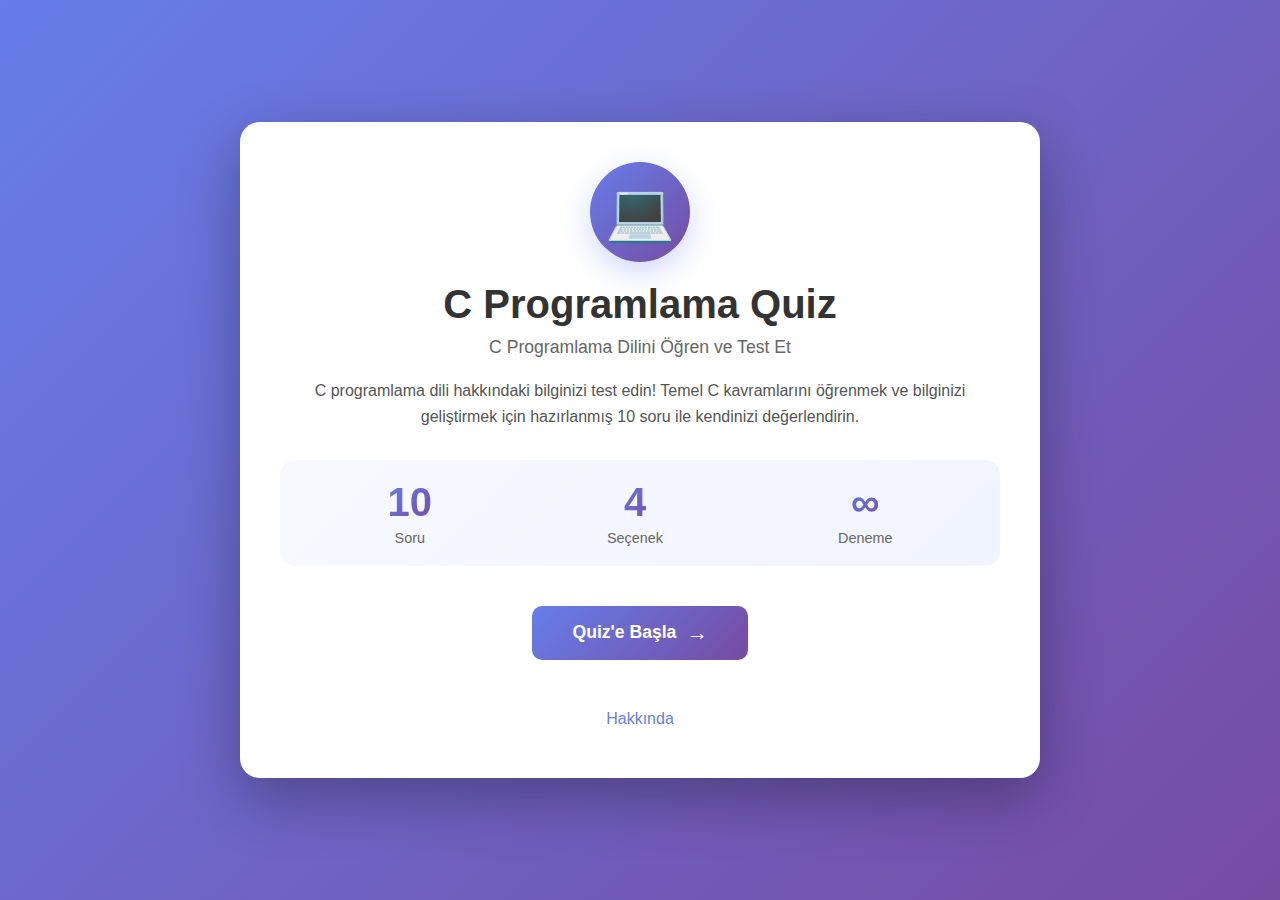
<file: index.html>
<!DOCTYPE html>
<html lang="tr">
    <head>
        <meta charset="UTF-8">
        <meta name="viewport" content="width=device-width, initial-scale=1.0">
        <title>C Programlama Quiz - Ana Sayfa</title>
        <link rel="stylesheet" href="style.css">
    </head>
    <body>
        <div class="container">
            <div class="card home-card">
                <div class="icon-container">
                    <div class="icon-circle">💻</div>
                </div>
                <h1>C Programlama Quiz</h1>
                <p class="subtitle">C Programlama Dilini Öğren ve Test Et</p>
                <p class="description">
                    C programlama dili hakkındaki bilginizi test edin! 
                    Temel C kavramlarını öğrenmek ve bilginizi geliştirmek için hazırlanmış 10 soru ile kendinizi değerlendirin.
                </p>
                
                <div class="stats-container">
                    <div class="stat-item">
                        <div class="stat-number">10</div>
                        <div class="stat-label">Soru</div>
                    </div>
                    <div class="stat-item">
                        <div class="stat-number">4</div>
                        <div class="stat-label">Seçenek</div>
                    </div>
                    <div class="stat-item">
                        <div class="stat-number">∞</div>
                        <div class="stat-label">Deneme</div>
                    </div>
                </div>
                
                <a href="quiz.html" class="btn btn-primary btn-large" style="text-decoration: none;">
                    <span>Quiz'e Başla</span>
                    <span class="btn-arrow">→</span>
                </a>
                
                <div style="margin-top: 30px;">
                    <a href="about.html" class="about-link">Hakkında</a>
                </div>
            </div>
        </div>
    </body>
</html>
</file>
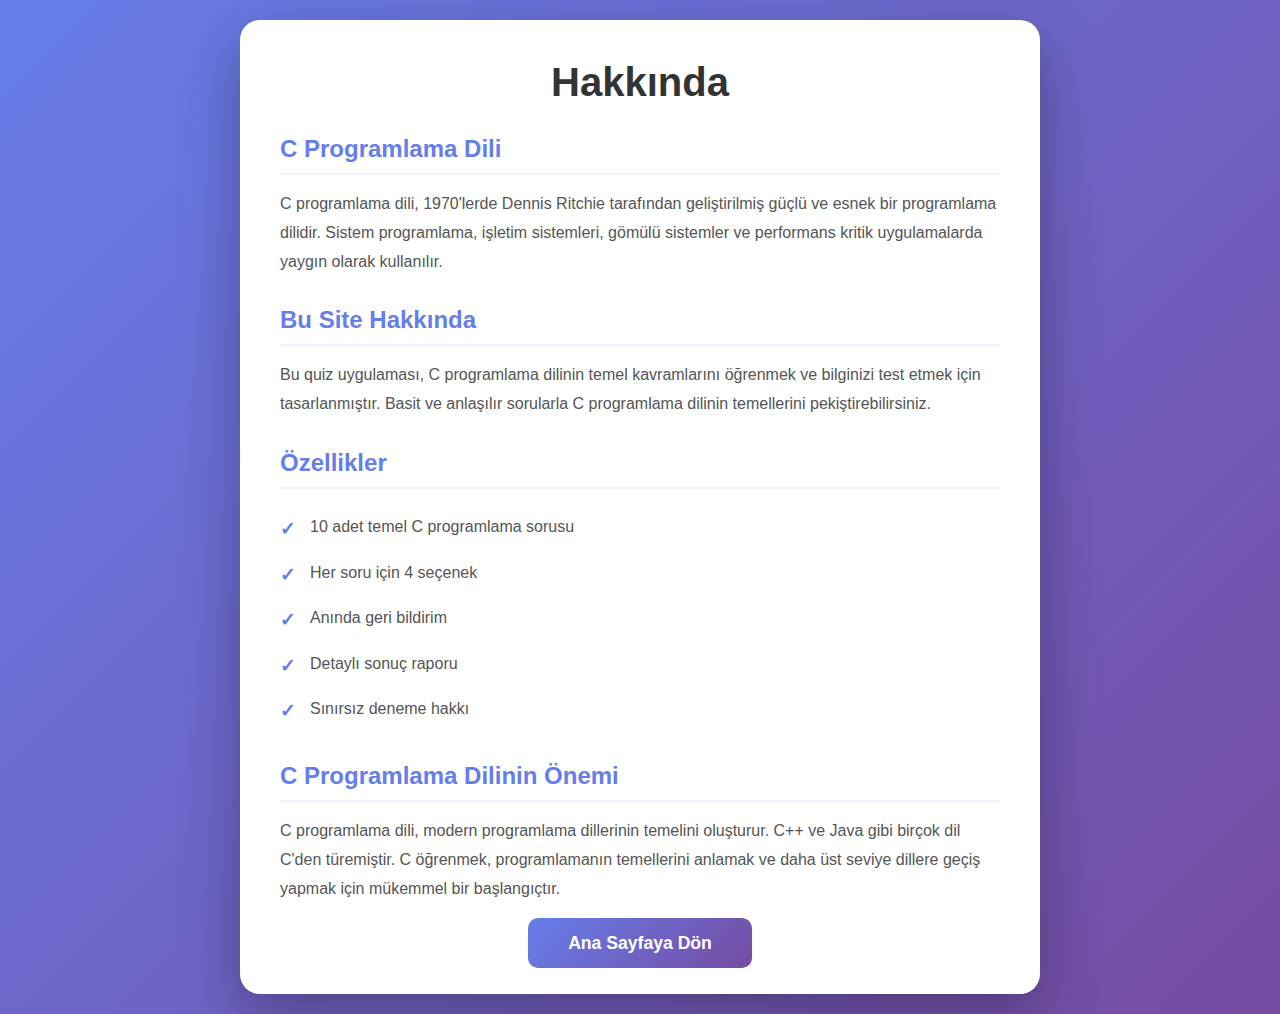
<file: about.html>
<!DOCTYPE html>
<html lang="tr">
<head>
    <meta charset="UTF-8">
    <meta name="viewport" content="width=device-width, initial-scale=1.0">
    <title>C Programlama Quiz - Hakkında</title>
    <link rel="stylesheet" href="style.css">
</head>
<body>
    <div class="container">
        <div class="card">
            <h1>Hakkında</h1>
            
            <div class="about-content">
                <div class="about-section">
                    <h2>C Programlama Dili</h2>
                    <p>
                        C programlama dili, 1970'lerde Dennis Ritchie tarafından geliştirilmiş güçlü ve esnek bir programlama dilidir. 
                        Sistem programlama, işletim sistemleri, gömülü sistemler ve performans kritik uygulamalarda yaygın olarak kullanılır.
                    </p>
                </div>

                <div class="about-section">
                    <h2>Bu Site Hakkında</h2>
                    <p>
                        Bu quiz uygulaması, C programlama dilinin temel kavramlarını öğrenmek ve bilginizi test etmek için tasarlanmıştır. 
                        Basit ve anlaşılır sorularla C programlama dilinin temellerini pekiştirebilirsiniz.
                    </p>
                </div>

                <div class="about-section">
                    <h2>Özellikler</h2>
                    <ul class="features-list">
                        <li>10 adet temel C programlama sorusu</li>
                        <li>Her soru için 4 seçenek</li>
                        <li>Anında geri bildirim</li>
                        <li>Detaylı sonuç raporu</li>
                        <li>Sınırsız deneme hakkı</li>
                    </ul>
                </div>

                <div class="about-section">
                    <h2>C Programlama Dilinin Önemi</h2>
                    <p>
                        C programlama dili, modern programlama dillerinin temelini oluşturur. C++ ve Java gibi birçok dil C'den türemiştir. 
                        C öğrenmek, programlamanın temellerini anlamak ve daha üst seviye dillere geçiş yapmak için mükemmel bir başlangıçtır.
                    </p>
                </div>
            </div>

            <a href="index.html" class="btn btn-primary" style="text-decoration: none;">Ana Sayfaya Dön</a>
        </div>
    </div>

</body>
</html>
</file>
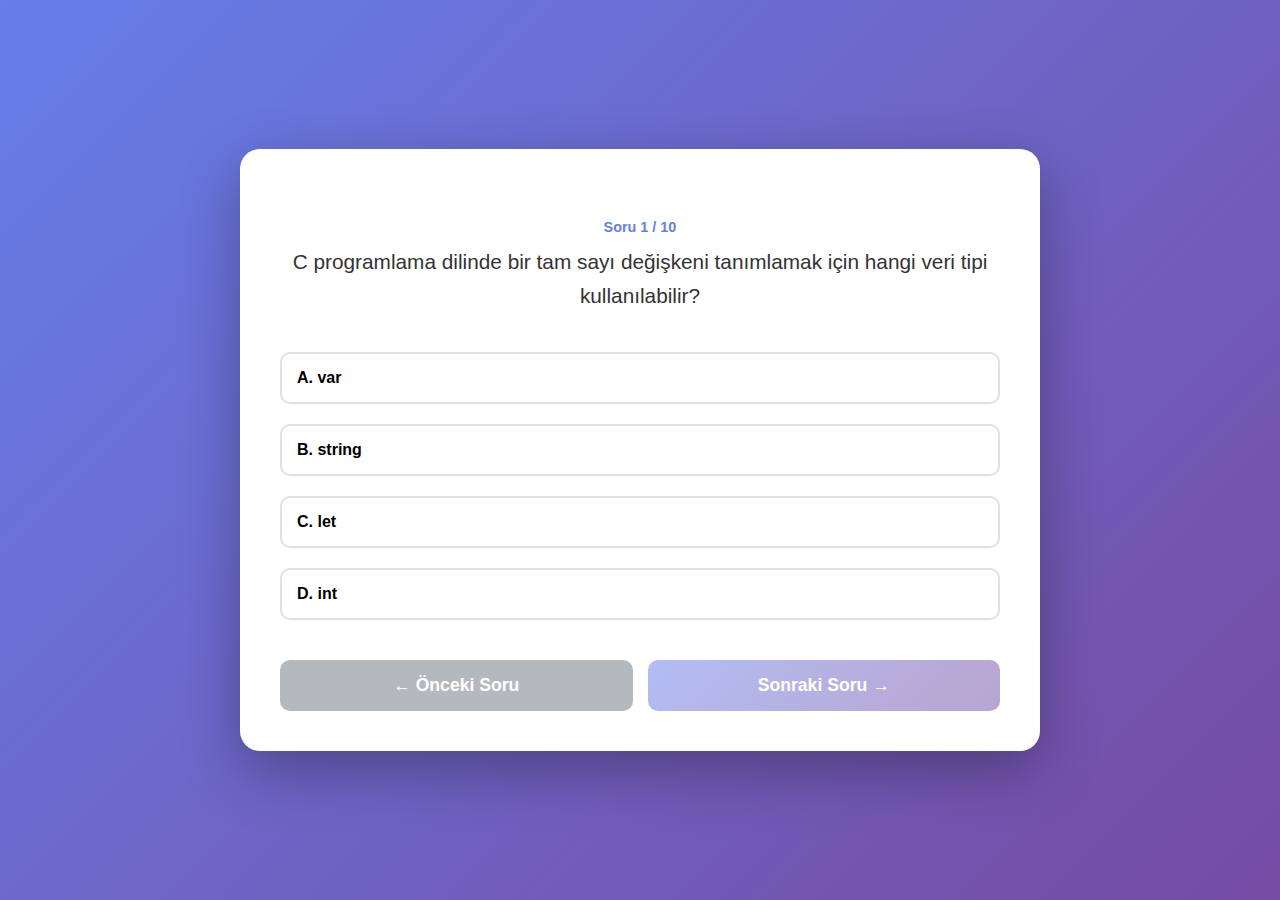
<file: quiz.html>
<!DOCTYPE html>
<html lang="tr">
    <head>
        <meta charset="UTF-8">
        <meta name="viewport" content="width=device-width, initial-scale=1.0">
        <title>C Programlama Quiz - Sorular</title>
        <link rel="stylesheet" href="style.css">
    </head>
    <body>
        <div class="container">
            <div class="card">
                <div class="question-container" id="questionContainer">
                    <div class="question-number" id="questionNumber"></div>
                    <div class="question-text" id="questionText"></div>
                    <div id="optionsContainer"></div>
                </div>

                <div class="button-container">
                    <button class="btn btn-secondary" id="prevButton" onclick="previousQuestion()">← Önceki Soru</button>
                    <button class="btn btn-primary" id="nextButton" onclick="nextQuestion()">Sonraki Soru →</button>
                    <button class="btn btn-primary hidden" id="finishButton" onclick="finishQuiz()">Quiz'i Bitir</button>
                </div>
            </div>
        </div>

        <script src="quiz.js"></script>
    </body>
</html>
</file>
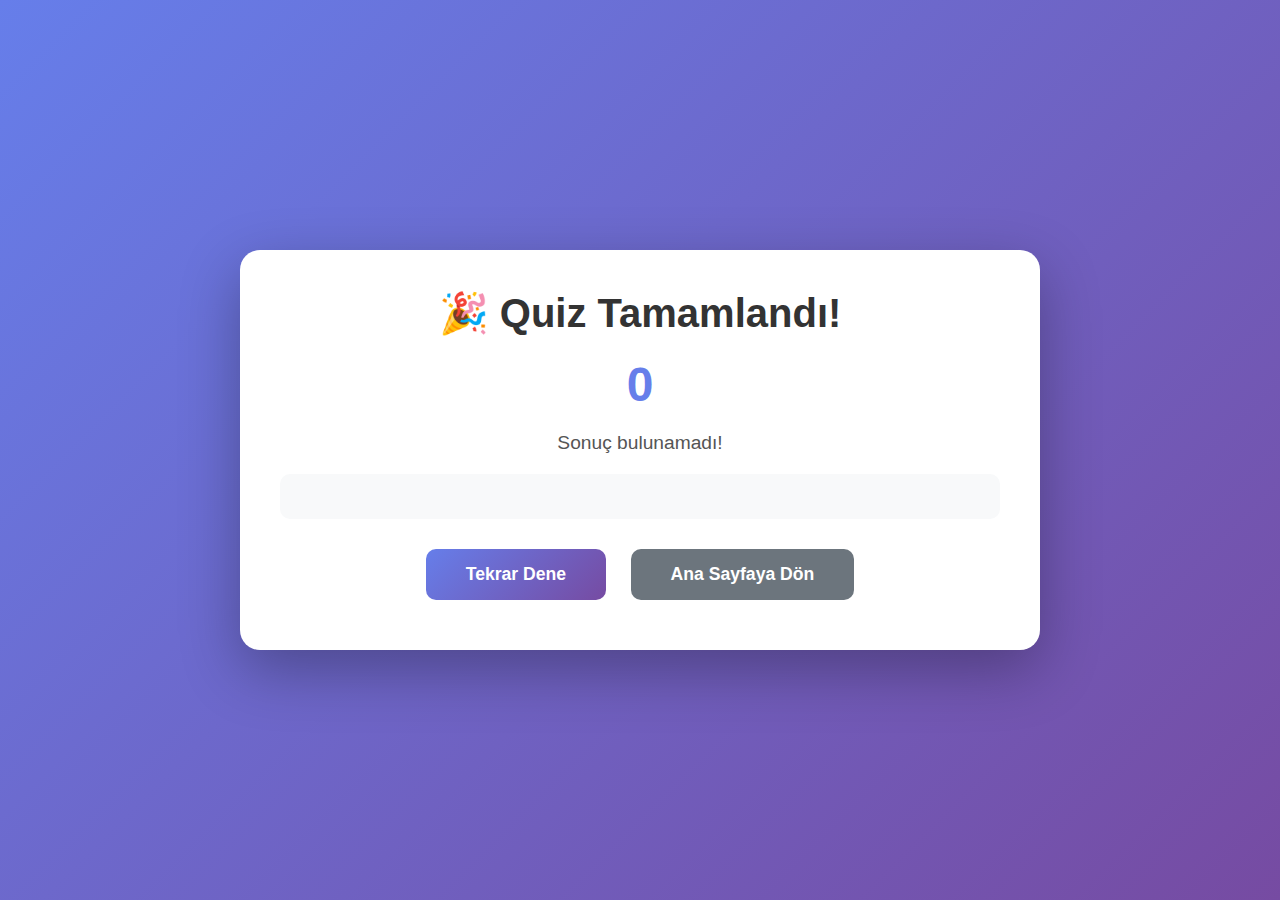
<file: results.html>
<!DOCTYPE html>
<html lang="tr">
<head>
    <meta charset="UTF-8">
    <meta name="viewport" content="width=device-width, initial-scale=1.0">
    <title>C Programlama Quiz - Sonuçlar</title>
    <link rel="stylesheet" href="style.css">
</head>
<body>
    <div class="container">
        <div class="card">
            <h1>🎉 Quiz Tamamlandı!</h1>
            
            <div class="score-display" id="scoreDisplay"></div>
            <div class="score-text" id="scoreText"></div>

            <div class="results-info">
                <p id="resultsDetails"></p>
            </div>

            <div id="questionsReview"></div>

            <button class="btn btn-primary" onclick="restartQuiz()">Tekrar Dene</button>
            <button class="btn btn-secondary" onclick="goHome()">Ana Sayfaya Dön</button>
        </div>
    </div>

    <script src="results.js"></script>
</body>
</html>
</file>
<file: style.css>
* {
    margin: 0;
    padding: 0;
    box-sizing: border-box;
}

body {
    font-family: 'Segoe UI', Tahoma, Geneva, Verdana, sans-serif;
    background: linear-gradient(135deg, #667eea 0%, #764ba2 100%);
    min-height: 100vh;
    display: flex;
    justify-content: center;
    align-items: center;
    padding: 20px;
}

.container {
    width: 100%;
    max-width: 800px;
}

.card {
    background: white;
    border-radius: 20px;
    padding: 40px;
    box-shadow: 0 20px 60px rgba(0, 0, 0, 0.3);
    text-align: center;
}

h1 {
    color: #333;
    margin-bottom: 10px;
    font-size: 2.5em;
}

.subtitle {
    color: #666;
    font-size: 1.1em;
    margin-bottom: 20px;
}

.description {
    color: #555;
    font-size: 1em;
    margin-bottom: 30px;
    line-height: 1.6;
}

.home-card {
    animation: fadeInUp 0.6s ease-out;
}

@keyframes fadeInUp {
    from {
        opacity: 0;
        transform: translateY(30px);
    }
    to {
        opacity: 1;
        transform: translateY(0);
    }
}

.icon-container {
    margin-bottom: 20px;
}

.icon-circle {
    width: 100px;
    height: 100px;
    background: linear-gradient(135deg, #667eea 0%, #764ba2 100%);
    border-radius: 50%;
    display: inline-flex;
    align-items: center;
    justify-content: center;
    font-size: 3.5em;
    box-shadow: 0 10px 30px rgba(102, 126, 234, 0.3);
    animation: pulse 2s ease-in-out infinite;
}

@keyframes pulse {
    0%, 100% {
        transform: scale(1);
    }
    50% {
        transform: scale(1.05);
    }
}

.stats-container {
    display: flex;
    justify-content: space-around;
    margin: 30px 0;
    padding: 20px;
    background: linear-gradient(135deg, #f8f9ff 0%, #f0f4ff 100%);
    border-radius: 15px;
}

.stat-item {
    text-align: center;
}

.stat-number {
    font-size: 2.5em;
    font-weight: bold;
    background: linear-gradient(135deg, #667eea 0%, #764ba2 100%);
    -webkit-background-clip: text;
    -webkit-text-fill-color: transparent;
    background-clip: text;
    margin-bottom: 5px;
}

.stat-label {
    color: #666;
    font-size: 0.9em;
    font-weight: 500;
}

.btn-large {
    padding: 18px 50px;
    font-size: 1.2em;
    display: inline-flex;
    align-items: center;
    gap: 10px;
    margin-top: 20px;
}

.btn-arrow {
    font-size: 1.2em;
}

.btn {
    padding: 15px 40px;
    font-size: 1.1em;
    border: none;
    border-radius: 10px;
    cursor: pointer;
    transition: all 0.3s ease;
    font-weight: 600;
    margin: 10px;
}

.btn-primary {
    background: linear-gradient(135deg, #667eea 0%, #764ba2 100%);
    color: white;
}

.btn-secondary {
    background: #6c757d;
    color: white;
}

.btn-secondary:hover {
    background: #5a6268;
}

.btn-option {
    width: 100%;
    padding: 15px;
    margin: 10px 0;
    background: white;
    border: 2px solid #e0e0e0;
    border-radius: 10px;
    cursor: pointer;
    text-align: left;
    font-size: 1em;
    transition: all 0.3s ease;
}

.btn-option:hover {
    border-color: #667eea;
    background: #f0f4ff;
}

.btn-option.selected {
    border-color: #667eea;
    background: #e8edff;
}

.btn-option.correct {
    border-color: #28a745;
    background: #d4edda;
}

.btn-option.wrong {
    border-color: #dc3545;
    background: #f8d7da;
}

.question-container {
    margin: 30px 0;
}

.question-number {
    color: #667eea;
    font-size: 0.9em;
    font-weight: 600;
    margin-bottom: 10px;
}

.question-text {
    font-size: 1.3em;
    color: #333;
    margin-bottom: 30px;
    line-height: 1.6;
}

.progress-bar {
    width: 100%;
    height: 10px;
    background: #e0e0e0;
    border-radius: 5px;
    margin-bottom: 30px;
    overflow: hidden;
}

.progress-fill {
    height: 100%;
    background: linear-gradient(90deg, #667eea 0%, #764ba2 100%);
    transition: width 0.3s ease;
    border-radius: 5px;
}

.score-display {
    font-size: 3em;
    color: #667eea;
    font-weight: bold;
    margin: 20px 0;
}

.score-text {
    font-size: 1.2em;
    color: #555;
    margin: 10px 0;
}

.results-info {
    background: #f8f9fa;
    border-radius: 10px;
    padding: 20px;
    margin: 20px 0;
}

.results-info p {
    color: #555;
    margin: 5px 0;
    font-size: 1em;
}

.hidden {
    display: none;
}

.button-container {
    display: flex;
    justify-content: space-between;
    gap: 15px;
    margin-top: 30px;
}

.button-container .btn {
    flex: 1;
    margin: 0;
}

@media (max-width: 600px) {
    .button-container {
        flex-direction: column;
    }
    
    .button-container .btn {
        width: 100%;
    }
}

.about-link {
    color: #667eea;
    text-decoration: none;
    font-size: 1em;
    font-weight: 500;
    transition: all 0.3s ease;
    padding: 10px 20px;
    border-radius: 8px;
    display: inline-block;
}

.about-link:hover {
    background: #f0f4ff;
    color: #764ba2;
}

.about-content {
    text-align: left;
    margin: 30px 0;
}

.about-section {
    margin-bottom: 30px;
}

.about-section h2 {
    color: #667eea;
    font-size: 1.5em;
    margin-bottom: 15px;
    border-bottom: 2px solid #f0f4ff;
    padding-bottom: 10px;
}

.about-section p {
    color: #555;
    line-height: 1.8;
    font-size: 1em;
    margin-bottom: 15px;
}

.features-list {
    list-style: none;
    padding: 0;
}

.features-list li {
    color: #555;
    padding: 10px 0;
    padding-left: 30px;
    position: relative;
    line-height: 1.6;
}

.features-list li:before {
    content: "✓";
    position: absolute;
    left: 0;
    color: #667eea;
    font-weight: bold;
    font-size: 1.2em;
}

@media (max-width: 600px) {
    .card {
        padding: 20px;
    }
    
    h1 {
        font-size: 2em;
    }
    
    .question-text {
        font-size: 1.1em;
    }
}
</file>
